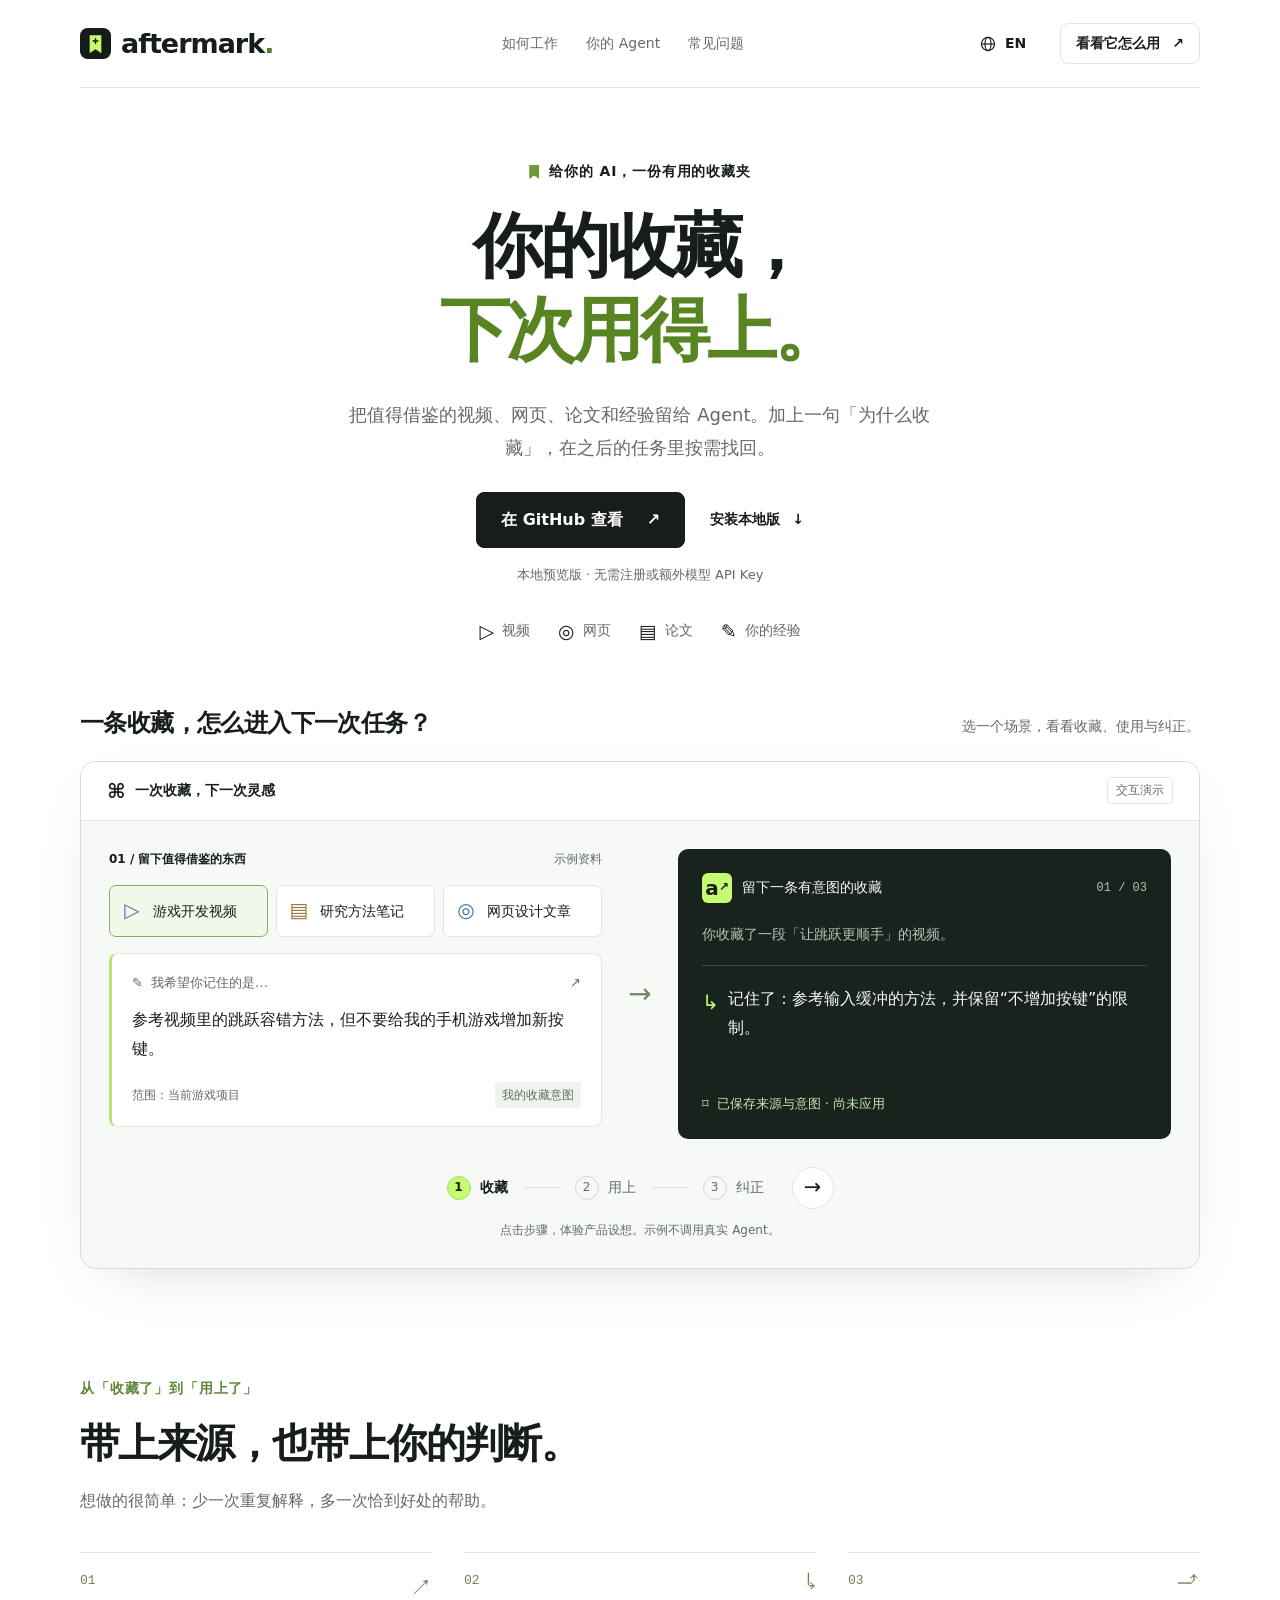
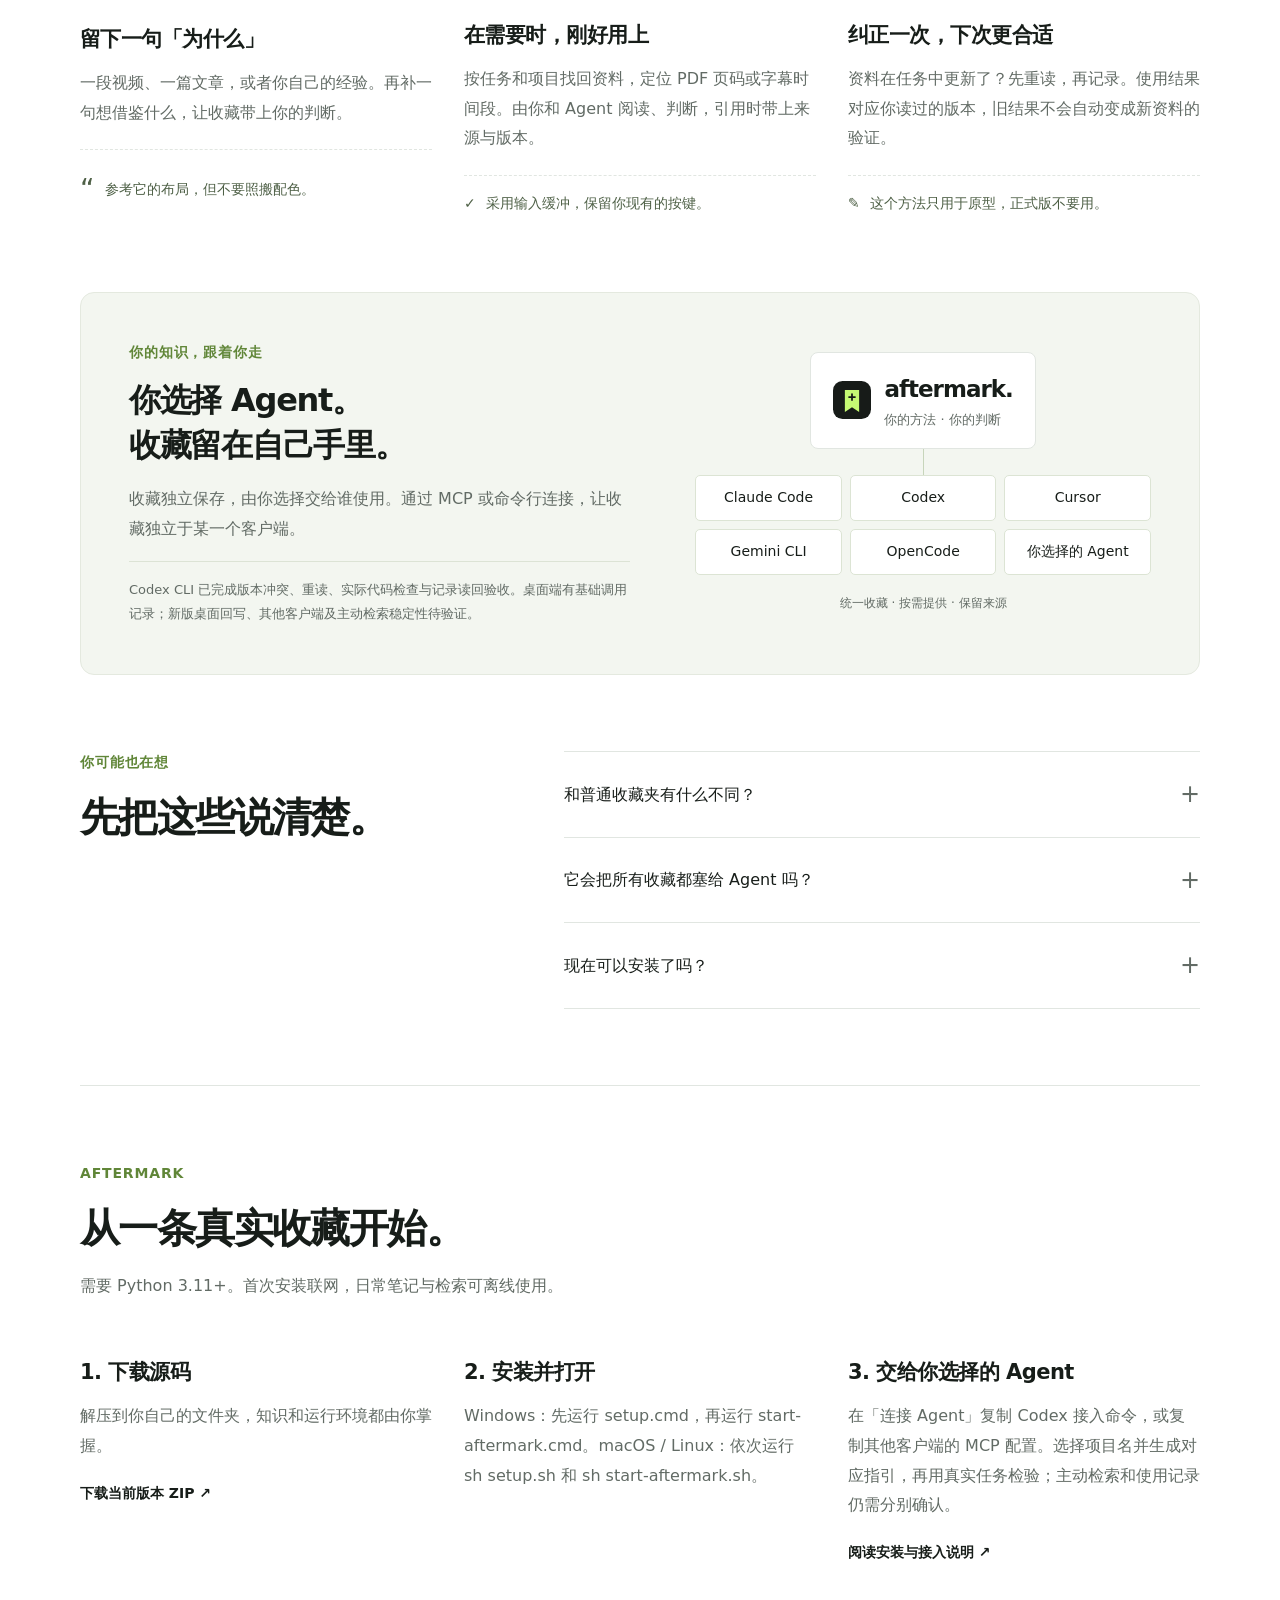
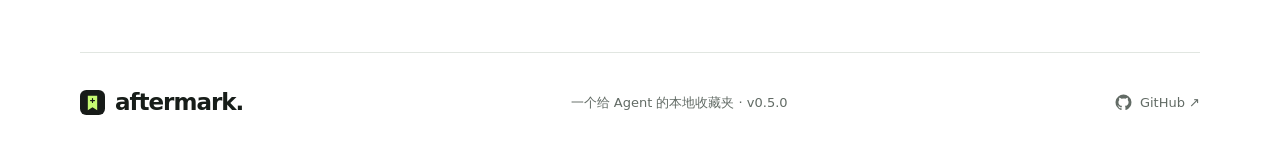
<file: website/Aftermark-介绍页.html>
<!doctype html>
<html lang="zh-CN">
<head>
  <meta charset="utf-8">
  <meta name="viewport" content="width=device-width,initial-scale=1">
  <meta name="theme-color" content="#ffffff">
  <meta name="description" content="Aftermark — 收藏好方法，让你的 AI 下次用上。一个保存来源、意图与纠正的本地 Agent 收藏夹。">
  <title>Aftermark — 收藏好方法，让 AI 下次用上</title>
  <link rel="icon" type="image/svg+xml" href="[data-uri]">
  <style>
:root{--ink:#171d19;--muted:#626b65;--paper:#fff;--green:#c6fa73;--line:#e1e6e1;--font:system-ui,-apple-system,"Segoe UI","Microsoft YaHei","PingFang SC",sans-serif}
*{box-sizing:border-box}html{scroll-behavior:smooth;scroll-padding-top:80px}body{margin:0;background:var(--paper);color:var(--ink);font:16px/1.7 var(--font);-webkit-font-smoothing:antialiased}a{color:inherit;text-decoration:none}button{font:inherit;color:inherit;cursor:pointer}a,button,summary{touch-action:manipulation}a:focus-visible,button:focus-visible,summary:focus-visible{outline:3px solid #528923;outline-offset:5px}::selection{background:var(--green)}.wrap{width:min(1120px,calc(100% - 64px));margin-inline:auto}.header{min-height:88px;display:flex;align-items:center;justify-content:space-between;gap:24px;border-bottom:1px solid var(--line)}.brand{display:flex;align-items:center;gap:10px;font-size:27px;font-weight:750;letter-spacing:-1px}.brand-period{color:#59802e}.header nav,.header-actions{display:flex;align-items:center;gap:28px}.header nav{font-size:14px;color:var(--muted)}.header nav a:hover{color:var(--ink)}.language{display:flex;align-items:center;gap:8px;border:0;background:none;min-height:44px;font-size:14px;font-weight:600}.language svg{width:18px;height:18px;stroke:currentColor;stroke-width:1.3}.button{display:inline-flex;align-items:center;justify-content:center;gap:24px;min-height:52px;padding:13px 24px;border:1px solid var(--ink);border-radius:8px;background:var(--ink);color:white;font-weight:600;transition:background .2s,transform .2s}.button:hover{background:#354135;transform:translateY(-2px)}.button-small{min-height:40px;font-size:14px;padding:8px 15px;background:transparent;color:var(--ink);border-color:var(--line);gap:12px}.button-small:hover{color:white}.hero{padding-block:72px 48px}.hero-copy{max-width:860px;margin:auto;text-align:center}.eyebrow{font-size:14px;font-weight:600;letter-spacing:.06em;margin:0 0 20px;display:flex;align-items:center;gap:10px}.hero-copy .eyebrow{justify-content:center}.small-bookmark{height:14px;width:10px;background:#709a35;clip-path:polygon(0 0,100% 0,100% 100%,50% 75%,0 100%)}h1{font-size:clamp(44px,5.5vw,76px);font-weight:650;line-height:1.2;letter-spacing:-.045em;margin:0 0 25px}.highlight{color:#588422}.hero-description{max-width:610px;margin:0 auto 28px;font-size:18px;line-height:1.85;color:var(--muted);text-wrap:pretty}.hero-actions{display:flex;gap:25px;justify-content:center;align-items:center;flex-wrap:wrap}.text-link{display:inline-flex;gap:12px;align-items:center;font-size:14px;font-weight:600;min-height:44px;border-bottom:1px solid transparent}.text-link:hover{border-color:currentColor}.hero-footnote{font-size:13px;color:var(--muted);margin:16px 0 29px}.formats{display:flex;justify-content:center;gap:28px;flex-wrap:wrap;color:var(--muted);font-size:14px}.formats>span{display:flex;align-items:center;gap:8px}.formats>span>span[aria-hidden]{font-size:19px;color:var(--ink)}
.demo-section{padding-bottom:32px}.demo-intro{display:flex;justify-content:space-between;align-items:baseline;gap:24px;margin:12px 0 20px}.demo-intro h2{font-size:24px;margin:0;letter-spacing:-.025em}.demo-intro p{font-size:14px;color:var(--muted);margin:0}.demo-shell{border:1px solid #d6dcd7;border-radius:16px;overflow:hidden;box-shadow:0 20px 60px -32px #1b322940;background:#f7f9f7;min-width:0}.demo-top{display:flex;justify-content:space-between;align-items:center;gap:18px;min-height:54px;padding:12px 26px;border-bottom:1px solid var(--line);background:white}.demo-title{display:flex;align-items:center;gap:9px;font-size:14px;font-weight:600}.window-mark{font-size:20px}.demo-badge{font:12px/1.4 var(--font);color:var(--muted);border:1px solid var(--line);border-radius:4px;padding:4px 8px;white-space:nowrap}.demo-content{padding:28px;display:grid;grid-template-columns:minmax(0,1fr) 48px minmax(0,1fr);grid-template-rows:auto auto 1fr auto auto;column-gap:14px}.source-heading{grid-column:1;grid-row:1;display:flex;justify-content:space-between;gap:12px;font-size:12px;font-weight:600;margin-bottom:16px;flex-wrap:wrap}.sample-label{font-weight:400;color:var(--muted)}.source-options{grid-column:1;grid-row:2;display:flex;gap:8px;margin-bottom:16px}.source-option{flex:1;min-width:0;min-height:52px;display:flex;align-items:center;gap:8px;text-align:left;background:#fff;border:1px solid var(--line);border-radius:7px;padding:9px;font-size:14px;line-height:1.45}.source-option.active{border-color:#8aab60;background:#f1f8e9}.source-option:hover{border-color:#718c51}.source-icon{display:flex;align-items:center;justify-content:center;width:26px;height:30px;flex-shrink:0;font-size:20px}.lilac{color:#785ab0}.peach{color:#9b723b}.blue{color:#4475aa}.intent-card{grid-column:1;grid-row:3;background:white;border:1px solid var(--line);border-left:3px solid #b7e379;border-radius:8px;padding:18px 20px;align-self:start}.intent-top{display:flex;align-items:center;gap:8px;font-size:13px;color:var(--muted)}.pin-icon{margin-left:auto}.intent-card>p{font-size:16px;font-weight:500;line-height:1.8;margin:12px 0 18px}.intent-bottom{display:flex;flex-wrap:wrap;align-items:center;justify-content:space-between;gap:8px;font-size:12px;color:var(--muted)}.intent-tag{background:#eff3ed;border-radius:4px;padding:3px 7px}.connection{grid-column:2;grid-row:1/4;display:flex;align-items:center;justify-content:center}.connection:before{content:'→';font-size:28px;color:#738768}.connection-caption{display:none}.agent-card{grid-column:3;grid-row:1/4;min-width:0;min-height:290px;background:#19231e;color:#f6f8f4;border-radius:10px;padding:24px;display:flex;flex-direction:column}.agent-top{display:flex;align-items:center;gap:10px}.agent-avatar{display:flex;align-items:center;justify-content:center;width:30px;height:30px;background:var(--green);border-radius:6px;color:var(--ink);font-size:20px;font-weight:700;flex-shrink:0}.agent-avatar span{font-size:12px}.agent-top strong{font-size:14px;font-weight:500}.agent-step{margin-left:auto;font:12px monospace;white-space:nowrap;color:#b2c0af}.task-text{font-size:14px;color:#b6c4b8;border-bottom:1px solid #3a493f;padding-bottom:18px;line-height:1.8;margin:19px 0}.agent-response{display:flex;align-items:flex-start;gap:9px;flex:1}.response-mark{font-size:20px;color:var(--green)}.agent-response p{font-size:16px;line-height:1.8;margin:0}.evidence{display:flex;gap:8px;color:#c6e5ad;font-size:13px;line-height:1.6;margin-top:20px}.demo-controls{grid-column:1/-1;display:flex;align-items:center;gap:16px;justify-self:center;margin-top:27px}.step{display:flex;align-items:center;gap:9px;background:none;border:0;color:var(--muted);padding:7px 0;min-height:44px;font-size:14px}.step>span:first-child{display:flex;align-items:center;justify-content:center;width:24px;height:24px;border:1px solid #cfd7ca;border-radius:50%;font-size:12px}.step.active{color:var(--ink);font-weight:600}.step.active>span:first-child{background:var(--green);border-color:#afd765}.step-line{width:35px;height:1px;background:#d8dfd5}.next-step{width:42px;height:42px;flex-shrink:0;background:white;border:1px solid var(--line);border-radius:50%;font-size:21px;margin-left:12px}.next-step:hover{background:var(--green)}.demo-disclaimer{grid-column:1/-1;font-size:12px;color:var(--muted);text-align:center;margin:10px 0 0}
.section-space{padding-block:76px}.section-intro{margin-bottom:36px}.section-intro .eyebrow,.agents-copy .eyebrow,.faq-heading .eyebrow{color:#608638;margin-bottom:14px}h2{font-size:clamp(28px,3.2vw,40px);line-height:1.4;letter-spacing:-.04em;font-weight:650;margin:0 0 16px}.section-intro>p:last-child{font-size:16px;line-height:1.8;color:var(--muted);margin:0}.feature-grid{display:grid;grid-template-columns:repeat(3,minmax(0,1fr));gap:32px}.feature{border-top:1px solid var(--line);padding-top:20px}.feature-number{display:flex;justify-content:space-between;color:#6d8752;font:13px monospace;margin-bottom:21px}.feature-number span{font-size:22px}.feature h3{font-size:21px;line-height:1.5;margin:0 0 13px;letter-spacing:-.025em}.feature>p{font-size:16px;line-height:1.85;color:var(--muted);margin:0}.feature-example{display:flex;align-items:center;gap:10px;margin-top:22px;padding-top:16px;border-top:1px dashed var(--line);font-size:14px;color:#4e6046}.feature-example p{margin:0}.quote-mark{font-size:28px}.agents-section{display:grid;grid-template-columns:1.1fr 1fr;gap:65px;padding:48px;background:#f3f6f0;border:1px solid #e4e9df;border-radius:14px}.agents-copy,.agent-map,.faq-list{min-width:0}.agents-copy h2{font-size:32px}.agents-copy>p:not(.eyebrow){font-size:16px;line-height:1.9;color:var(--muted);margin-bottom:16px}.planned-label{display:block;font-size:13px;line-height:1.85;color:var(--muted);border-top:1px solid #dce3d5;padding-top:16px}.agent-map{align-self:center}.knowledge-hub{display:flex;gap:13px;align-items:center;background:white;border:1px solid var(--line);border-radius:8px;width:fit-content;margin:auto;padding:17px 22px}.knowledge-hub div{display:flex;flex-direction:column}.knowledge-hub strong{font-size:23px;letter-spacing:-1px}.knowledge-hub span{font-size:13px;color:var(--muted)}.map-line{height:26px;width:1px;background:#c7d5bb;margin:auto}.agent-names{display:grid;grid-template-columns:repeat(3,minmax(0,1fr));gap:8px}.agent-names>span{display:flex;justify-content:center;align-items:center;min-height:46px;font-size:14px;border:1px solid #dce4d4;border-radius:5px;background:white;padding:8px;text-align:center}.map-note{font-size:12px;line-height:1.8;color:var(--muted);text-align:center;margin:18px 0 0}.faq{display:grid;grid-template-columns:.8fr 1.2fr;gap:60px}.faq-list{border-top:1px solid var(--line)}.faq details{border-bottom:1px solid var(--line)}.faq summary{display:flex;justify-content:space-between;align-items:center;list-style:none;gap:20px;padding:22px 0;font-size:16px;cursor:pointer}.faq summary::-webkit-details-marker{display:none}.plus{font-size:24px;color:var(--muted)}.faq details[open] .plus{transform:rotate(45deg)}.faq details p{font-size:16px;line-height:1.85;color:var(--muted);margin:0;padding-bottom:24px}.install{border-top:1px solid var(--line)}.install .section-intro{max-width:720px}.install .feature{border:0}.install .text-link{margin-top:12px}.footer{display:flex;justify-content:space-between;align-items:center;flex-wrap:wrap;gap:24px;padding-block:28px;border-top:1px solid var(--line);font-size:13px;color:var(--muted)}.footer .brand{font-size:23px;color:var(--ink)}.github-status{display:flex;gap:8px;align-items:center;min-height:44px}.skip-link{position:fixed;top:-100px;left:20px;padding:12px 20px;background:var(--ink);color:white;z-index:100}.skip-link:focus{top:20px}.no-script{text-align:center;padding:20px}html[lang=en] h1{font-size:clamp(44px,6vw,82px);line-height:1.08}html[lang=en] .hero-description{max-width:650px}
@media(max-width:950px){.header nav{gap:18px}.header-actions{gap:16px}.demo-content{grid-template-columns:minmax(0,1fr) 26px minmax(0,1fr);padding:22px;column-gap:10px}.source-option{flex-direction:column;align-items:flex-start}.agents-section{gap:35px;padding:32px}.agent-names{grid-template-columns:repeat(2,minmax(0,1fr))}.feature-grid{gap:23px}.agent-card{padding:20px}}
@media(max-width:720px){.wrap{width:calc(100% - 40px)}.header{min-height:76px}.header nav{display:none}.hero{padding-block:50px 36px}.hero-description{font-size:16px;max-width:500px}.hero-footnote{margin-bottom:23px}.formats{gap:14px 24px}.demo-intro{display:block}.demo-intro h2{font-size:22px;margin-bottom:5px}.demo-content{display:flex;flex-direction:column;padding:20px}.source-option{flex-direction:row;align-items:center}.connection{height:44px}.connection:before{content:'↓';font-size:24px}.agent-card{min-height:265px}.demo-controls{align-self:center;gap:12px}.demo-top{padding:12px 20px}.demo-disclaimer{margin-top:12px}.section-space{padding-block:54px}.feature-grid{grid-template-columns:1fr;gap:28px}.feature-number{margin-bottom:12px}.feature-example{margin-top:14px}.agents-section{grid-template-columns:1fr;gap:35px;padding:30px}.agent-map{max-width:450px;width:100%;margin:auto}.agent-names{grid-template-columns:repeat(3,minmax(0,1fr))}.faq{grid-template-columns:1fr;gap:16px}.agents-copy h2{font-size:28px}.footer>span{order:3;width:100%;margin-top:-12px}}
@media(max-width:420px){.wrap{width:calc(100% - 32px)}.brand{font-size:24px}.header-actions{gap:10px}.button-small{display:none}h1{font-size:40px;letter-spacing:-.04em}html[lang=en] h1{font-size:44px}.hero .eyebrow{font-size:12px}.hero-actions{gap:18px}.button{padding:12px 18px;gap:15px}.demo-content{padding:16px}.source-option{flex-direction:column;align-items:flex-start;padding:8px;font-size:14px}.demo-title{font-size:13px}.demo-top{gap:8px;padding:12px 16px}.intent-card{padding:16px}.demo-controls{gap:8px}.step{gap:5px}.step-line{width:12px}.next-step{margin-left:5px}.agents-section{padding:24px}.agent-names{grid-template-columns:repeat(2,minmax(0,1fr))}.agent-top{gap:7px}.agent-card{padding:18px}.hero-footnote{font-size:12px}}
@media(prefers-reduced-motion:reduce){html{scroll-behavior:auto}*,*:before,*:after{transition:none!important;animation:none!important}}
</style>

</head>
<body>
  <a class="skip-link" href="#main" data-i18n="skip">跳转到正文</a>
  <header class="header wrap">
    <a href="#" class="brand" aria-label="Aftermark"><img src="[data-uri]" alt="" width="31" height="31"><span>aftermark<span class="brand-period">.</span></span></a>
    <nav aria-label="主导航" data-label="navLabel"><a href="#how" data-i18n="navHow">如何工作</a><a href="#agents" data-i18n="navAgents">你的 Agent</a><a href="#faq" data-i18n="navFaq">常见问题</a></nav>
    <div class="header-actions"><button id="language" class="language" type="button" aria-label="Switch to English"><svg viewBox="0 0 20 20" fill="none" aria-hidden="true"><circle cx="10" cy="10" r="7.3"/><ellipse cx="10" cy="10" rx="3.3" ry="7.3"/><path d="M3 10h14"/></svg><span id="language-text">EN</span></button><a href="#demo" class="button button-small" data-i18n="navTry">看看它怎么用 <span aria-hidden="true">↗</span></a></div>
  </header>
  <main id="main">
    <section class="hero wrap" aria-labelledby="hero-title">
      <div class="hero-copy">
        <p class="eyebrow"><span class="small-bookmark" aria-hidden="true"></span><span data-i18n="eyebrow">给你的 AI，一份有用的收藏夹</span></p>
        <h1 id="hero-title" data-i18n="heroTitle">你的收藏，<br><span class="highlight">下次用得上。</span></h1>
        <p class="hero-description" data-i18n="heroDescription">把值得借鉴的视频、网页、论文和经验留给 Agent。加上一句「为什么收藏」，在之后的任务里按需找回。</p>
        <div class="hero-actions"><a href="https://github.com/FleetSnowFIuff/Aftermark" target="_blank" rel="noopener noreferrer" id="hero-github" class="button" data-i18n="heroCta">在 GitHub 查看 <span aria-hidden="true">↗</span></a><a class="text-link" href="#install" data-i18n="heroSecondary">安装本地版 <span aria-hidden="true">↓</span></a></div>
        <p class="hero-footnote" data-i18n="heroNote">本地预览版 · 无需注册或额外模型 API Key</p>
        <div class="formats" aria-label="知识来源" data-label="formatsLabel"><span><span aria-hidden="true">▷</span> <span data-i18n="formatVideo">视频</span></span><span><span aria-hidden="true">◎</span> <span data-i18n="formatWeb">网页</span></span><span><span aria-hidden="true">▤</span> <span data-i18n="formatPaper">论文</span></span><span><span aria-hidden="true">✎</span> <span data-i18n="formatNote">你的经验</span></span></div>
      </div>
    </section>
    <section class="demo-section wrap" id="demo" aria-labelledby="demo-heading">
      <div class="demo-intro"><h2 id="demo-heading" data-i18n="demoHeading">一条收藏，怎么进入下一次任务？</h2><p data-i18n="demoHint">选一个场景，看看收藏、使用与纠正。</p></div>
      <div class="demo-shell">
        <div class="demo-top"><span class="demo-title"><span class="window-mark" aria-hidden="true">⌘</span> <span data-i18n="demoTitle">一次收藏，下一次灵感</span></span><span class="demo-badge" data-i18n="demoBadge">交互演示</span></div>
        <div class="demo-content">
          <div class="source-heading"><span data-i18n="sourceHeading">01 / 留下值得借鉴的东西</span><span class="sample-label" data-i18n="sampleLabel">示例资料</span></div>
          <div class="source-options" role="group" aria-label="选择示例" data-label="sourceLabel">
            <button type="button" class="source-option active" data-source="game" aria-pressed="true"><span class="source-icon lilac" aria-hidden="true">▷</span><span data-i18n="sourceGame">游戏开发视频</span></button>
            <button type="button" class="source-option" data-source="research" aria-pressed="false"><span class="source-icon peach" aria-hidden="true">▤</span><span data-i18n="sourceResearch">研究方法笔记</span></button>
            <button type="button" class="source-option" data-source="web" aria-pressed="false"><span class="source-icon blue" aria-hidden="true">◎</span><span data-i18n="sourceWeb">网页设计文章</span></button>
          </div>
          <div class="intent-card"><div class="intent-top"><span class="paper-icon" aria-hidden="true">✎</span><span data-i18n="intentLabel">我希望你记住的是…</span><span class="pin-icon" aria-hidden="true">↗</span></div><p id="intent-text"></p><div class="intent-bottom"><span id="scope-text"></span><span class="intent-tag" data-i18n="intentTag">我的收藏意图</span></div></div>
          <div class="connection"><span></span><span class="connection-caption" id="connection-text"></span><span></span></div>
          <div class="agent-card" aria-live="polite" aria-atomic="true"><div class="agent-top"><span class="agent-avatar" aria-hidden="true">a<span>↗</span></span><strong id="agent-title"></strong><span class="agent-step" id="step-count">01 / 03</span></div><p id="task-text" class="task-text"></p><div class="agent-response"><span class="response-mark" aria-hidden="true">↳</span><p id="response-text"></p></div><div class="evidence"><span id="evidence-icon" aria-hidden="true">⌑</span><span id="evidence-text"></span></div></div>
          <div class="demo-controls" role="group" aria-label="演示步骤" data-label="stepsLabel"><button type="button" data-step="0" class="step active" aria-pressed="true"><span>1</span><span data-i18n="stepSave">收藏</span></button><span class="step-line"></span><button type="button" data-step="1" class="step" aria-pressed="false"><span>2</span><span data-i18n="stepUse">用上</span></button><span class="step-line"></span><button type="button" data-step="2" class="step" aria-pressed="false"><span>3</span><span data-i18n="stepRefine">纠正</span></button><button type="button" id="next-step" class="next-step" aria-label="下一步" data-label="nextLabel">→</button></div>
          <p class="demo-disclaimer" data-i18n="demoDisclaimer">点击步骤，体验产品设想。示例不调用真实 Agent。</p>
        </div>
      </div>
    </section>
    <section class="how wrap section-space" id="how" aria-labelledby="how-title">
      <div class="section-intro"><p class="eyebrow" data-i18n="howEyebrow">从「收藏了」到「用上了」</p><h2 id="how-title" data-i18n="howTitle">带上来源，也带上你的判断。</h2><p data-i18n="howDescription">想做的很简单：少一次重复解释，多一次恰到好处的帮助。</p></div>
      <div class="feature-grid">
        <article class="feature"><div class="feature-number">01<span aria-hidden="true">↗</span></div><h3 data-i18n="feature1Title">留下一句「为什么」</h3><p data-i18n="feature1Description">一段视频、一篇文章，或者你自己的经验。再补一句想借鉴什么，让收藏带上你的判断。</p><div class="feature-example"><span class="quote-mark" aria-hidden="true">“</span><p data-i18n="feature1Example">参考它的布局，但不要照搬配色。</p></div></article>
        <article class="feature"><div class="feature-number">02<span aria-hidden="true">↳</span></div><h3 data-i18n="feature2Title">在需要时，刚好用上</h3><p data-i18n="feature2Description">按任务和项目找回资料，定位 PDF 页码或字幕时间段。由你和 Agent 阅读、判断，引用时带上来源与版本。</p><div class="feature-example"><span class="example-check" aria-hidden="true">✓</span><p data-i18n="feature2Example">采用输入缓冲，保留你现有的按键。</p></div></article>
        <article class="feature"><div class="feature-number">03<span aria-hidden="true">⤴</span></div><h3 data-i18n="feature3Title">纠正一次，下次更合适</h3><p data-i18n="feature3Description">资料在任务中更新了？先重读，再记录。使用结果对应你读过的版本，旧结果不会自动变成新资料的验证。</p><div class="feature-example"><span class="example-pencil" aria-hidden="true">✎</span><p data-i18n="feature3Example">这个方法只用于原型，正式版不要用。</p></div></article>
      </div>
    </section>
    <section class="agents-section wrap" id="agents" aria-labelledby="agents-title"><div class="agents-copy"><p class="eyebrow" data-i18n="agentsEyebrow">你的知识，跟着你走</p><h2 id="agents-title" data-i18n="agentsTitle">你选择 Agent。<br>收藏留在自己手里。</h2><p data-i18n="agentsDescription">收藏独立保存，由你选择交给谁使用。通过 MCP 或命令行连接，让收藏独立于某一个客户端。</p><span class="planned-label" data-i18n="agentsStatus">Codex CLI 已完成版本冲突、重读、实际代码检查与记录读回验收。桌面端有基础调用记录；新版桌面回写、其他客户端及主动检索稳定性待验证。</span></div><div class="agent-map"><div class="knowledge-hub"><img src="[data-uri]" alt="" width="38" height="38"><div><strong>aftermark.</strong><span data-i18n="hubLabel">你的方法 · 你的判断</span></div></div><div class="map-line" aria-hidden="true"></div><div class="agent-names"><span>Claude Code</span><span>Codex</span><span>Cursor</span><span>Gemini CLI</span><span>OpenCode</span><span data-i18n="agentMore">你选择的 Agent</span></div><p class="map-note" data-i18n="mapNote">统一收藏 · 按需提供 · 保留来源</p></div></section>
    <section class="faq wrap section-space" id="faq" aria-labelledby="faq-title"><div class="faq-heading"><p class="eyebrow" data-i18n="faqEyebrow">你可能也在想</p><h2 id="faq-title" data-i18n="faqTitle">先把这些说清楚。</h2></div><div class="faq-list"><details><summary><span data-i18n="faq1Title">和普通收藏夹有什么不同？</span><span class="plus" aria-hidden="true">+</span></summary><p data-i18n="faq1Answer">Aftermark 想保留的不只是资料，还有你收藏它的意图：想借鉴什么、在哪个项目适用，以及之前哪里用错过。目标是让这些判断真正进入 Agent 的工作过程。</p></details><details><summary><span data-i18n="faq2Title">它会把所有收藏都塞给 Agent 吗？</span><span class="plus" aria-hidden="true">+</span></summary><p data-i18n="faq2Answer">设计目标是按任务提供少量相关内容，并保留适用范围。普通参考资料不会自动变成必须执行的指令。你可以选择只对当前项目生效。</p></details><details><summary><span data-i18n="faq3Title">现在可以安装了吗？</span><span class="plus" aria-hidden="true">+</span></summary><p data-i18n="faq3Answer">可以，页面下方提供当前版本下载和安装步骤。本地版支持笔记、网页正文和 PDF 链接导入、视频链接与已有字幕。也可以让 Agent 导入资料。长文会定位覆盖更多任务关键词的片段，并保留页码或字幕时间点，方便接着阅读。本页仍为预设演示，不连接真实 Agent。源码和安装步骤见页面底部的 GitHub 链接。</p></details></div></section>
<section class="install wrap section-space" id="install">
  <div class="section-intro"><p class="eyebrow">AFTERMARK</p><h2 data-i18n="installTitle">从一条真实收藏开始。</h2><p data-i18n="installIntro">需要 Python 3.11+。首次安装联网，日常笔记与检索可离线使用。</p></div>
  <div class="feature-grid"><article class="feature"><h3 data-i18n="installDownload">1. 下载源码</h3><p data-i18n="installDownloadText">解压到你自己的文件夹，知识和运行环境都由你掌握。</p><a class="text-link" href="https://github.com/FleetSnowFIuff/Aftermark/releases/latest/download/Aftermark-source.zip" data-i18n="downloadCta">下载当前版本 ZIP ↗</a></article><article class="feature"><h3 data-i18n="installRun">2. 安装并打开</h3><p data-i18n="installRunText">Windows：先运行 setup.cmd，再运行 start-aftermark.cmd。macOS / Linux：依次运行 sh setup.sh 和 sh start-aftermark.sh。</p></article><article class="feature"><h3 data-i18n="installUse">3. 交给你选择的 Agent</h3><p data-i18n="installUseText">在「连接 Agent」复制 Codex 接入命令，或复制其他客户端的 MCP 配置。选择项目名并生成对应指引，再用真实任务检验；主动检索和使用记录仍需分别确认。</p><a class="text-link" href="https://github.com/FleetSnowFIuff/Aftermark/blob/main/README.zh-CN.md" data-i18n="guideCta">阅读安装与接入说明 ↗</a></article></div>
</section>
  </main>
  <footer class="footer wrap"><a href="#" class="brand"><img src="[data-uri]" alt="" width="25" height="25"><span>aftermark.</span></a><span data-i18n="footerNote">一个给 Agent 的本地收藏夹 · v0.5.0</span><a href="https://github.com/FleetSnowFIuff/Aftermark" target="_blank" rel="noopener noreferrer" class="github-status"><svg width="17" height="17" viewBox="0 0 24 24" fill="currentColor" aria-hidden="true"><path d="M12 .8a11.2 11.2 0 0 0-3.54 21.83c.56.1.77-.24.77-.54v-2.1c-3.13.68-3.79-1.33-3.79-1.33-.51-1.3-1.25-1.65-1.25-1.65-1.02-.7.08-.69.08-.69 1.13.08 1.72 1.16 1.72 1.16 1 .1 1.77 2.31 3.3 1.05.1-.73.39-1.23.71-1.51-2.5-.28-5.13-1.25-5.13-5.57 0-1.23.44-2.23 1.16-3.02-.12-.28-.5-1.43.11-2.98 0 0 .95-.3 3.08 1.15A10.8 10.8 0 0 1 12 6.22c.95 0 1.9.13 2.79.38 2.14-1.45 3.08-1.15 3.08-1.15.61 1.55.23 2.7.11 2.98.72.79 1.16 1.79 1.16 3.02 0 4.33-2.64 5.28-5.15 5.56.4.35.76 1.03.76 2.07v3.01c0 .3.2.65.77.54A11.2 11.2 0 0 0 12 .8Z"/></svg><span data-i18n="githubStatus">GitHub ↗</span></a></footer>
  <noscript><p class="no-script">请启用 JavaScript 使用语言切换和交互演示。Enable JavaScript for the language switch and interactive demo.</p></noscript>
<script>
const copy = {
  zh: {
    demoHeading:'一条收藏，怎么进入下一次任务？',demoHint:'选一个场景，看看收藏、使用与纠正。',
    installTitle:'从一条真实收藏开始。',installIntro:'需要 Python 3.11+。首次安装联网，日常笔记与检索可离线使用。',installDownload:'1. 下载源码',installDownloadText:'解压到你自己的文件夹，知识和运行环境都由你掌握。',downloadCta:'下载当前版本 ZIP ↗',installRun:'2. 安装并打开',installRunText:'Windows：先运行 setup.cmd，再运行 start-aftermark.cmd。macOS / Linux：依次运行 sh setup.sh 和 sh start-aftermark.sh。',installUse:'3. 交给你选择的 Agent',installUseText:'在「连接 Agent」复制 Codex 接入命令，或复制其他客户端的 MCP 配置。选择项目名并生成对应指引，再用真实任务检验；主动检索和使用记录仍需分别确认。',guideCta:'阅读安装与接入说明 ↗',

    title:'Aftermark — 收藏好方法，让 AI 下次用上',description:'Aftermark — 收藏好方法，让你的 AI 下次用上。一个保存来源、意图与纠正的本地 Agent 收藏夹。',
    skip:'跳转到正文',navLabel:'主导航',navHow:'如何工作',navAgents:'你的 Agent',navFaq:'常见问题',navTry:'看看它怎么用 <span aria-hidden="true">↗</span>',
    eyebrow:'给你的 AI，一份有用的收藏夹',heroTitle:'你的收藏，<br><span class="highlight">下次用得上。</span>',heroDescription:'把值得借鉴的视频、网页、论文和经验留给 Agent。加上一句「为什么收藏」，在之后的任务里按需找回。',heroCta:'在 GitHub 查看 <span aria-hidden="true">↗</span>',heroSecondary:'安装本地版 <span aria-hidden="true">↓</span>',heroNote:'本地预览版 · 无需注册或额外模型 API Key',formatsLabel:'知识来源',formatVideo:'视频',formatWeb:'网页',formatPaper:'论文',formatNote:'你的经验',
    demoTitle:'一次收藏，下一次灵感',demoBadge:'交互演示',sourceHeading:'01 / 留下值得借鉴的东西',sampleLabel:'示例资料',sourceLabel:'选择示例',sourceGame:'游戏开发视频',sourceResearch:'研究方法笔记',sourceWeb:'网页设计文章',intentLabel:'我希望你记住的是…',intentTag:'我的收藏意图',stepsLabel:'演示步骤',stepSave:'收藏',stepUse:'用上',stepRefine:'纠正',nextLabel:'下一步',demoDisclaimer:'点击步骤，体验产品设想。示例不调用真实 Agent。',
    howEyebrow:'从「收藏了」到「用上了」',howTitle:'带上来源，也带上你的判断。',howDescription:'想做的很简单：少一次重复解释，多一次恰到好处的帮助。',
    feature1Title:'留下一句「为什么」',feature1Description:'一段视频、一篇文章，或者你自己的经验。再补一句想借鉴什么，让收藏带上你的判断。',feature1Example:'参考它的布局，但不要照搬配色。',feature2Title:'在需要时，刚好用上',feature2Description:'按任务和项目找回资料，定位 PDF 页码或字幕时间段。由你和 Agent 阅读、判断，引用时带上来源与版本。',feature2Example:'采用输入缓冲，保留你现有的按键。',feature3Title:'纠正一次，下次更合适',feature3Description:'资料在任务中更新了？先重读，再记录。使用结果对应你读过的版本，旧结果不会自动变成新资料的验证。',feature3Example:'这个方法只用于原型，正式版不要用。',
    agentsEyebrow:'你的知识，跟着你走',agentsTitle:'你选择 Agent。<br>收藏留在自己手里。',agentsDescription:'收藏独立保存，由你选择交给谁使用。通过 MCP 或命令行连接，让收藏独立于某一个客户端。',agentsStatus:'Codex CLI 已完成版本冲突、重读、实际代码检查与记录读回验收。桌面端有基础调用记录；新版桌面回写、其他客户端及主动检索稳定性待验证。',hubLabel:'你的方法 · 你的判断',agentMore:'你选择的 Agent',mapNote:'统一收藏 · 按需提供 · 保留来源',
    faqEyebrow:'你可能也在想',faqTitle:'先把这些说清楚。',faq1Title:'和普通收藏夹有什么不同？',faq1Answer:'Aftermark 想保留的不只是资料，还有你收藏它的意图：想借鉴什么、在哪个项目适用，以及之前哪里用错过。目标是让这些判断真正进入 Agent 的工作过程。',faq2Title:'它会把所有收藏都塞给 Agent 吗？',faq2Answer:'设计目标是按任务提供少量相关内容，并保留适用范围。普通参考资料不会自动变成必须执行的指令。你可以选择只对当前项目生效。',faq3Title:'现在可以安装了吗？',faq3Answer:'可以，页面下方提供当前版本下载和安装步骤。本地版支持笔记、网页正文和 PDF 链接导入、视频链接与已有字幕。也可以让 Agent 导入资料。长文会定位覆盖更多任务关键词的片段，并保留页码或字幕时间点，方便接着阅读。本页仍为预设演示，不连接真实 Agent。源码和安装步骤见页面底部的 GitHub 链接。',
    footerNote:'一个给 Agent 的本地收藏夹 · v0.5.0',githubStatus:'GitHub ↗'
  },
  en: {
    demoHeading:'From a bookmark to the next task.',demoHint:'Pick a scenario. Follow it from saved to used.',
    installTitle:'Start with one real bookmark.',installIntro:'Requires Python 3.11+. Installation needs internet; everyday notes and search work offline.',installDownload:'1. Download the source',installDownloadText:'Extract it into your own folder. Your collection and runtime stay on your computer.',downloadCta:'Download current ZIP ↗',installRun:'2. Install and open',installRunText:'Windows: run setup.cmd, then start-aftermark.cmd. macOS / Linux: run sh setup.sh, then sh start-aftermark.sh.',installUse:'3. Connect your chosen agent',installUseText:'Copy the Codex setup command or generic MCP configuration from Connect an agent. Choose a project name, generate its guidance and try a real task. Verify retrieval and usage recording separately.',guideCta:'Read the setup guide ↗',

    title:'Aftermark — Save what works. Teach your agent to use it.',description:'Save a video, an article, a paper, or your own experience. Aftermark is a local collection of sources, intent, and corrections for your agent’s next task.',
    skip:'Skip to content',navLabel:'Main navigation',navHow:'How it works',navAgents:'Your agents',navFaq:'FAQ',navTry:'Explore the idea <span aria-hidden="true">↗</span>',
    eyebrow:'A BOOKMARK COLLECTION FOR YOUR AI',heroTitle:'Good finds.<br><span class="highlight">Better next time.</span>',heroDescription:'Save a video, an article, a paper, or your own experience. Add why you saved it, so your agent can find the right context for a later task.',heroCta:'View on GitHub <span aria-hidden="true">↗</span>',heroSecondary:'Install locally <span aria-hidden="true">↓</span>',heroNote:'Local preview · No account or extra model API key',formatsLabel:'Knowledge sources',formatVideo:'Videos',formatWeb:'Articles',formatPaper:'Papers',formatNote:'Your notes',
    demoTitle:'One good find. A better next step.',demoBadge:'INTERACTIVE DEMO',sourceHeading:'01 / SAVE SOMETHING WORTH USING',sampleLabel:'Sample sources',sourceLabel:'Choose a sample',sourceGame:'Game dev video',sourceResearch:'Research notes',sourceWeb:'Design article',intentLabel:'What I want you to remember…',intentTag:'My intent',stepsLabel:'Demo steps',stepSave:'Save',stepUse:'Apply',stepRefine:'Refine',nextLabel:'Next step',demoDisclaimer:'An interactive concept with sample content. No real agent calls.',
    howEyebrow:'FROM SAVED FOR LATER TO USED FOR REAL',howTitle:'Keep the source. Keep your judgment.',howDescription:'Less explaining yourself again. More help that fits the task.',
    feature1Title:'Save the “why,” too.',feature1Description:'A video, an article, or a lesson of your own. Add what you want to borrow, so your judgment stays with the source.',feature1Example:'Borrow the layout, but keep our own colors.',feature2Title:'Bring it in when it fits.',feature2Description:'Find candidates by task and project. Read a PDF page or saved subtitle segment, then cite the source with its bookmark revision.',feature2Example:'Add input buffering. Keep the existing controls.',feature3Title:'Correct it. Keep the lesson.',feature3Description:'Source changed during a task? Read it again before recording. Each result belongs to the version you read; older evidence does not validate new content.',feature3Example:'Use this for prototypes only, not production.',
    agentsEyebrow:'YOUR KNOWLEDGE GOES WITH YOU',agentsTitle:'Choose your agent.<br>Keep your collection.',agentsDescription:'Keep your collection independent. Choose which agent uses it. Connect through MCP or the CLI, independently of any one client.',agentsStatus:'Codex CLI passed conflict recovery, actual code checks and record readback. Desktop has earlier basic-call evidence; new desktop writeback, other clients and reliable proactive retrieval remain unverified.',hubLabel:'Your methods. Your judgment.',agentMore:'Your next agent',mapNote:'ONE COLLECTION · RELEVANT CONTEXT · SOURCES INTACT',
    faqEyebrow:'A FEW THINGS WORTH KNOWING',faqTitle:'Let’s clear things up.',faq1Title:'How is this different from a bookmark manager?',faq1Answer:'Aftermark aims to keep your intent alongside the source: what to borrow, which project it applies to, and what went wrong last time. The goal is to bring those judgments into the agent’s actual work.',faq2Title:'Will it send my entire collection to the agent?',faq2Answer:'The design is to provide a small amount of relevant context for each task, including its scope. Reference material does not automatically become an instruction. You can limit a preference to one project.',faq3Title:'Can I install it today?',faq3Answer:'Yes. Download the current version and follow the setup section below. Import webpage text or PDF URLs in the app or through your agent, then retrieve, read and record actual use. Long sources surface passages covering more task keywords, with PDF pages and subtitle times to continue reading. Notes, video links and supplied subtitles are also supported. This page remains a preset demo without real agent calls. Find source code and installation steps via the GitHub link below.',
    footerNote:'A local bookmark collection for agents · v0.5.0',githubStatus:'GitHub ↗'
  }
};

const scenarios = {
  game: {
    zh:{intent:'参考视频里的跳跃容错方法，但不要给我的手机游戏增加新按键。',scope:'范围：当前游戏项目',connection:['保存内容，也保存你的判断','下一次任务，带上相关的方法','把这次纠正留给下一次'],stages:[
      {title:'留下一条有意图的收藏',task:'你收藏了一段「让跳跃更顺手」的视频。',response:'记住了：参考输入缓冲的方法，并保留“不增加按键”的限制。',evidence:'已保存来源与意图 · 尚未应用'},
      {title:'在任务里，想起你的收藏',task:'你说：“现在跳跃有点苛刻，帮我改善一下。”',response:'可以参考你收藏的输入缓冲方法。我会先检查现有实现，保留原有按键。',evidence:'参考：跳跃容错视频 · 仍需实际修改与检查'},
      {title:'让下一次更懂你的意思',task:'你纠正：“这个方案只用于原型，正式版先别用。”',response:'已把“仅用于原型”附在这条收藏上。用于正式版本前，需要重新确认。',evidence:'适用范围已更新 · 原始资料保留'}]},
    en:{intent:'Borrow the video’s jump-forgiveness technique, but don’t add new buttons to my mobile game.',scope:'Scope: this game project',connection:['Keep the source and your judgment','The next task meets the right idea','Keep this correction for next time'],stages:[
      {title:'Save an idea with intent',task:'You saved a video about making jumps feel better.',response:'Noted: consider input buffering, while keeping your “no new buttons” constraint.',evidence:'Source and intent saved · Not applied yet'},
      {title:'Recall it in the right task',task:'You ask: “Jumping feels unforgiving. Can you improve it?”',response:'Your saved input-buffering technique could fit. I’ll check the existing code and keep the current controls.',evidence:'Reference: jump-forgiveness video · Changes still need checks'},
      {title:'Make the next attempt fit better',task:'You correct: “Use this for the prototype only.”',response:'“Prototype only” now stays with this bookmark. Using it in production needs a fresh decision.',evidence:'Scope updated · Original source kept'}]}
  },
  research: {
    zh:{intent:'以后比较实验结果时，按这份笔记检查数据划分，先排除数据泄漏。',scope:'范围：当前研究项目',connection:['留住经验，而不只是结论','在比较结果前，先想起检查','保留必要的例外'],stages:[
      {title:'把研究经验留下来',task:'你保存了一段自己写的数据划分笔记。',response:'记住了：在这个项目中比较结果前，先检查训练集与测试集的划分。',evidence:'已保存你的笔记 · 尚未执行检查'},
      {title:'在分析前，想起检查',task:'你说：“新方法分数更高，帮我分析一下。”',response:'先按你的笔记检查数据划分和重复样本，再讨论性能差异是否可信。',evidence:'参考：你的实验笔记 · 检查结果尚待验证'},
      {title:'让要求有清楚的边界',task:'你补充：“公开基准固定划分时，不要自行重划。”',response:'已补充例外：保留公开基准的固定划分，检查流程时不擅自改动。',evidence:'例外已保存 · 对当前研究项目生效'}]},
    en:{intent:'Before comparing results, use these notes to check data splits and rule out leakage.',scope:'Scope: this research project',connection:['Keep the lesson, not just the conclusion','Recall the check before comparing scores','Preserve the important exception'],stages:[
      {title:'Keep a research lesson',task:'You saved your own notes on dataset splits.',response:'Noted: check the training and test splits before comparing results in this project.',evidence:'Your notes saved · Checks not run yet'},
      {title:'Remember the check first',task:'You ask: “The new method scores higher. Can you analyze it?”',response:'I’ll use your notes to check splits and duplicate samples before interpreting the performance difference.',evidence:'Reference: your experiment notes · Checks still needed'},
      {title:'Give the rule a clear boundary',task:'You add: “Don’t change the fixed split of a public benchmark.”',response:'Exception saved: keep the benchmark’s official split intact when checking the evaluation process.',evidence:'Exception saved · Applies to this research project'}]}
  },
  web: {
    zh:{intent:'参考这篇文章的页面层次和留白，但保留我们现有的品牌颜色。',scope:'范围：当前网站项目',connection:['收藏喜欢的部分，说明保留的部分','让参考进入真正的设计任务','把偏好变成明确的范围'],stages:[
      {title:'留住你喜欢的设计方法',task:'你收藏了一篇关于页面布局的文章。',response:'记住了：借鉴内容层次和留白，配色继续使用当前品牌方案。',evidence:'已保存参考与偏好 · 尚未修改页面'},
      {title:'让下一次设计有据可循',task:'你说：“这个页面有点拥挤，帮我优化一下。”',response:'可以借鉴你收藏的布局思路，调整内容间距和阅读顺序，保留现有品牌色。',evidence:'参考：页面布局文章 · 仍需检查实际视觉效果'},
      {title:'纠正不合适的应用',task:'你补充：“移动端信息优先，不要大幅增加留白。”',response:'已保存移动端例外。留白建议会按屏幕大小分别考虑，不直接照搬。',evidence:'移动端限制已保存 · 来源保持关联'}]},
    en:{intent:'Borrow this article’s hierarchy and spacing, but keep our existing brand colors.',scope:'Scope: this website project',connection:['Keep what you like. Name what stays.','Bring the reference into real design work','Turn a preference into a clear boundary'],stages:[
      {title:'Save the design idea you like',task:'You bookmarked an article on page layout.',response:'Noted: borrow the hierarchy and spacing, while keeping the current brand palette.',evidence:'Reference and preference saved · No page changes yet'},
      {title:'Give the next design a reference',task:'You ask: “This page feels crowded. Can you improve it?”',response:'Your saved layout ideas could help. I’ll adjust spacing and reading order without changing the brand colors.',evidence:'Reference: layout article · Visual checks still needed'},
      {title:'Correct what doesn’t fit',task:'You add: “On mobile, prioritize content over extra whitespace.”',response:'Mobile exception saved. I’ll consider spacing by screen size instead of copying the reference directly.',evidence:'Mobile constraint saved · Still linked to the source'}]}
  }
};

let language='zh';
try { const saved=localStorage.getItem('aftermark-language'); if(saved==='en'||saved==='zh') language=saved; } catch {}
const requestedLanguage=new URLSearchParams(location.search).get('lang');
if(requestedLanguage==='zh'||requestedLanguage==='en') language=requestedLanguage;
let source='game';
let step=0;
const byId=id=>document.getElementById(id);

function renderDemo(){
  const scenario=scenarios[source][language];
  const stage=scenario.stages[step];
  byId('intent-text').textContent=scenario.intent;
  byId('scope-text').textContent=scenario.scope;
  byId('connection-text').textContent=scenario.connection[step];
  byId('agent-title').textContent=stage.title;
  byId('task-text').textContent=stage.task;
  byId('response-text').textContent=stage.response;
  byId('evidence-text').textContent=stage.evidence;
  byId('evidence-icon').textContent=['⌑','↗','✎'][step];
  byId('step-count').textContent=`0${step+1} / 03`;
  document.querySelectorAll('[data-source]').forEach(button=>{const active=button.dataset.source===source;button.classList.toggle('active',active);button.setAttribute('aria-pressed',String(active));});
  document.querySelectorAll('[data-step]').forEach(button=>{const active=Number(button.dataset.step)===step;button.classList.toggle('active',active);button.setAttribute('aria-pressed',String(active));});
  byId('next-step').setAttribute('aria-label',step===2?(language==='zh'?'重新演示':'Restart demo'):copy[language].nextLabel);
  byId('next-step').textContent=step===2?'↺':'→';
}

function renderLanguage(){
  const dict=copy[language];
  document.documentElement.lang=language==='zh'?'zh-CN':'en';
  document.title=dict.title;
  document.querySelector('meta[name="description"]').setAttribute('content',dict.description);
  document.querySelectorAll('[data-i18n]').forEach(el=>{const value=dict[el.dataset.i18n];if(value!==undefined)el.innerHTML=value;});
  document.querySelectorAll('[data-label]').forEach(el=>el.setAttribute('aria-label',dict[el.dataset.label]));
  byId('language-text').textContent=language==='zh'?'EN':'中文';
  byId('language').setAttribute('aria-label',language==='zh'?'Switch to English':'切换为中文');
  document.querySelector('[data-i18n=guideCta]').href='https://github.com/FleetSnowFIuff/Aftermark/blob/main/'+(language==='zh'?'README.zh-CN.md':'README.md');
  renderDemo();
}

byId('language').addEventListener('click',()=>{
  language=language==='zh'?'en':'zh';
  try{localStorage.setItem('aftermark-language',language);}catch{}
  const url=new URL(location.href);url.searchParams.set('lang',language);
  try { if (location.protocol === 'http:' || location.protocol === 'https:') history.replaceState(null,'',url); } catch {}
  renderLanguage();
});
document.querySelectorAll('[data-source]').forEach(button=>button.addEventListener('click',()=>{source=button.dataset.source;step=0;renderDemo();}));
document.querySelectorAll('[data-step]').forEach(button=>button.addEventListener('click',()=>{step=Number(button.dataset.step);renderDemo();}));
byId('next-step').addEventListener('click',()=>{step=(step+1)%3;renderDemo();});

renderLanguage();

</script>
</body>
</html>
</file>
